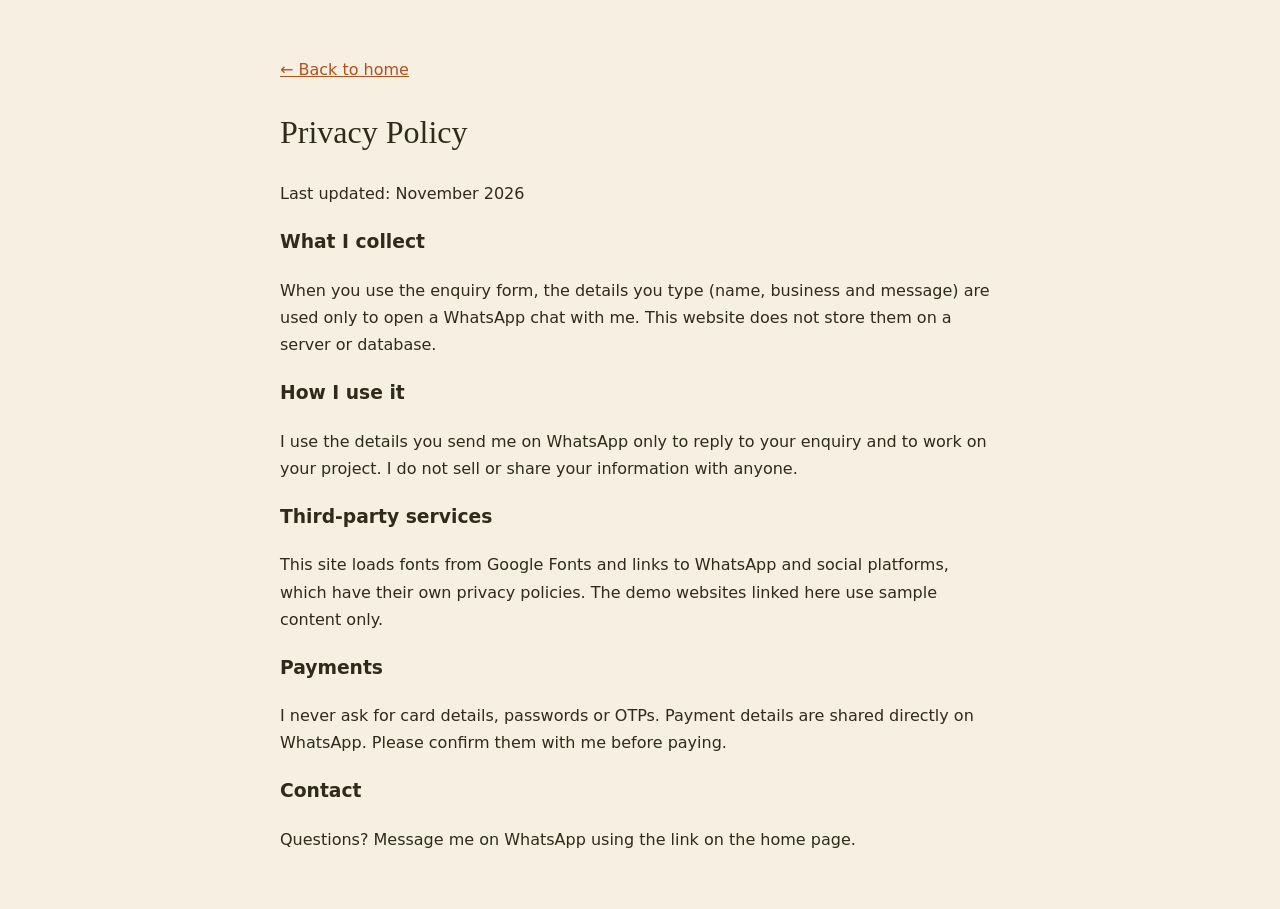
<file: privacy.html>
<!doctype html>
<html lang="en"><head><meta charset="utf-8"><meta name="viewport" content="width=device-width,initial-scale=1">
<title>Privacy Policy | Shaurabh Kumar</title>
<meta name="robots" content="noindex">
<style>body{font-family:Inter,system-ui,sans-serif;background:#f7efe1;color:#2f2a1a;line-height:1.7;margin:0;padding:40px 6%}main{max-width:720px;margin:auto}h1{font-family:Georgia,serif;font-weight:400}a{color:#b4501c}</style></head>
<body><main>
<p><a href="index.html">← Back to home</a></p>
<h1>Privacy Policy</h1>
<p>Last updated: November 2026</p>
<h3>What I collect</h3>
<p>When you use the enquiry form, the details you type (name, business and message) are used only to open a WhatsApp chat with me. This website does not store them on a server or database.</p>
<h3>How I use it</h3>
<p>I use the details you send me on WhatsApp only to reply to your enquiry and to work on your project. I do not sell or share your information with anyone.</p>
<h3>Third-party services</h3>
<p>This site loads fonts from Google Fonts and links to WhatsApp and social platforms, which have their own privacy policies. The demo websites linked here use sample content only.</p>
<h3>Payments</h3>
<p>I never ask for card details, passwords or OTPs. Payment details are shared directly on WhatsApp. Please confirm them with me before paying.</p>
<h3>Contact</h3>
<p>Questions? Message me on WhatsApp using the link on the home page.</p>
</main></body></html>
</file>
